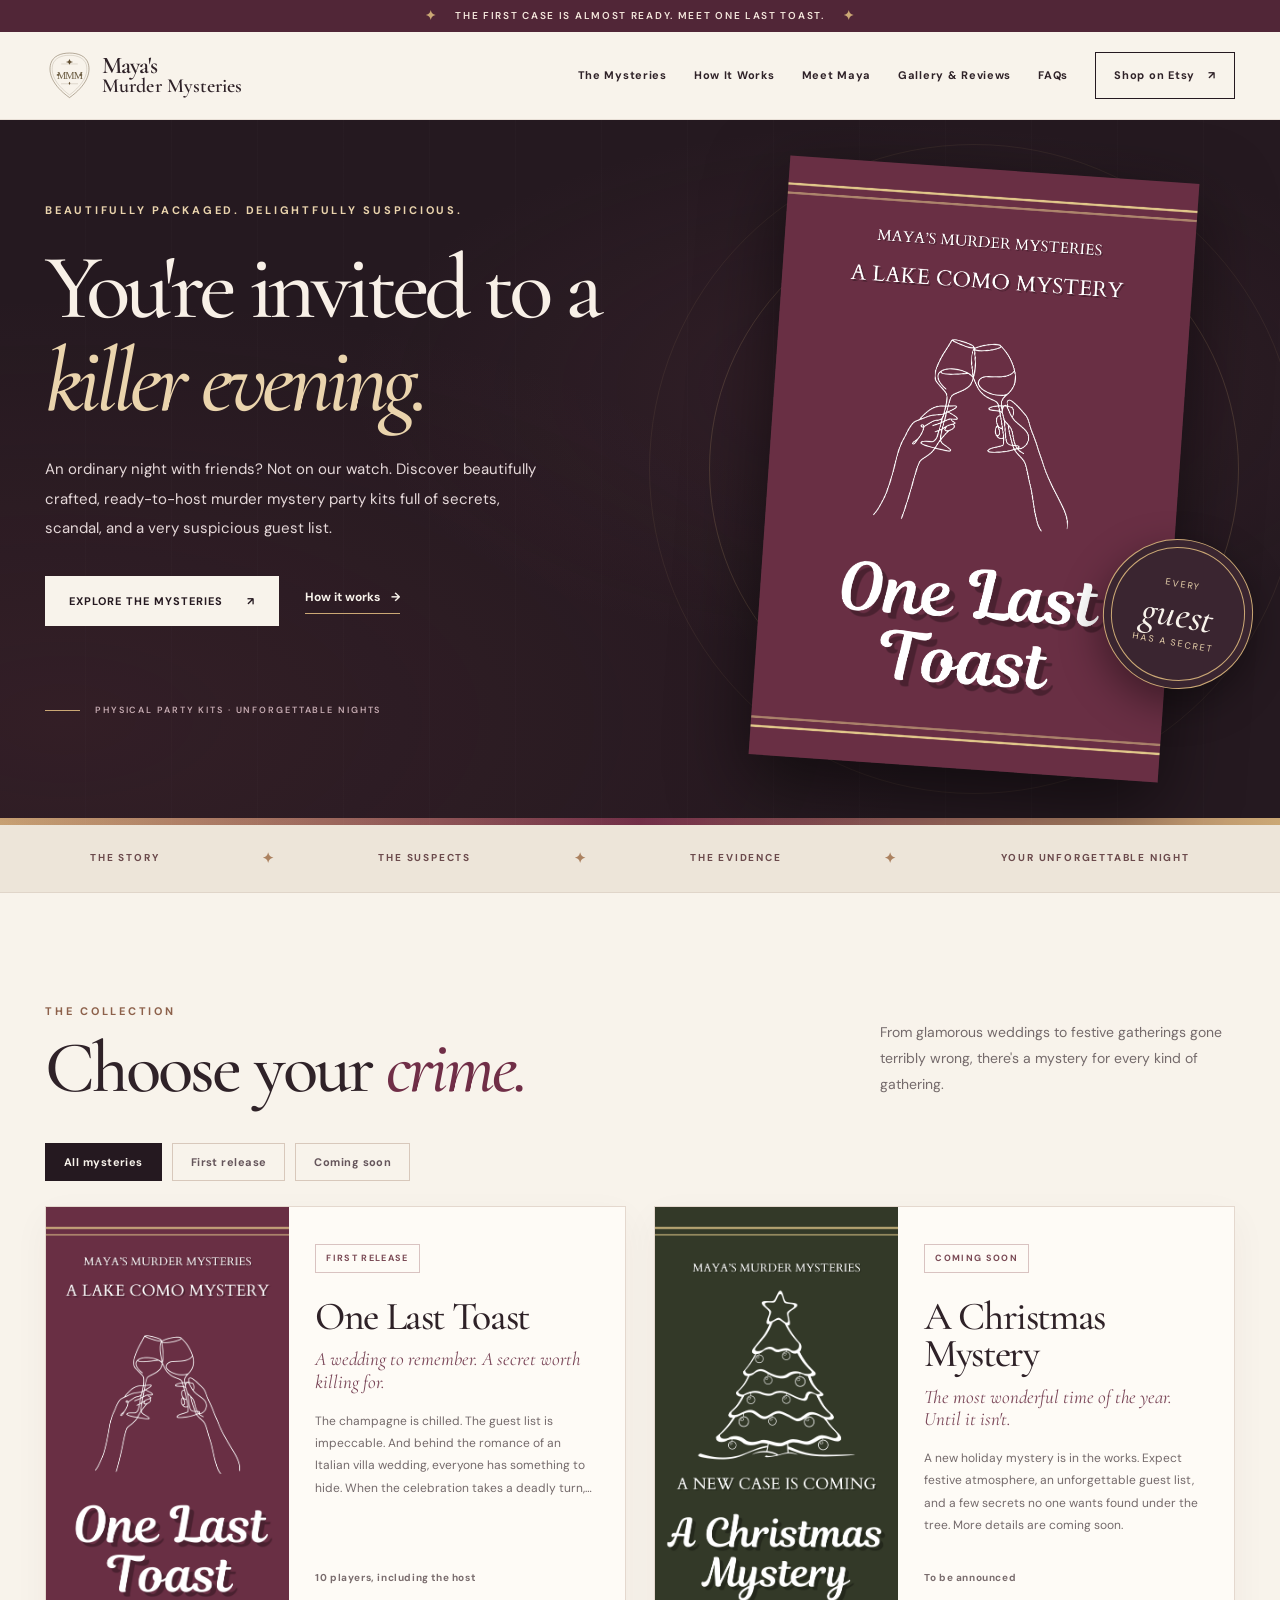
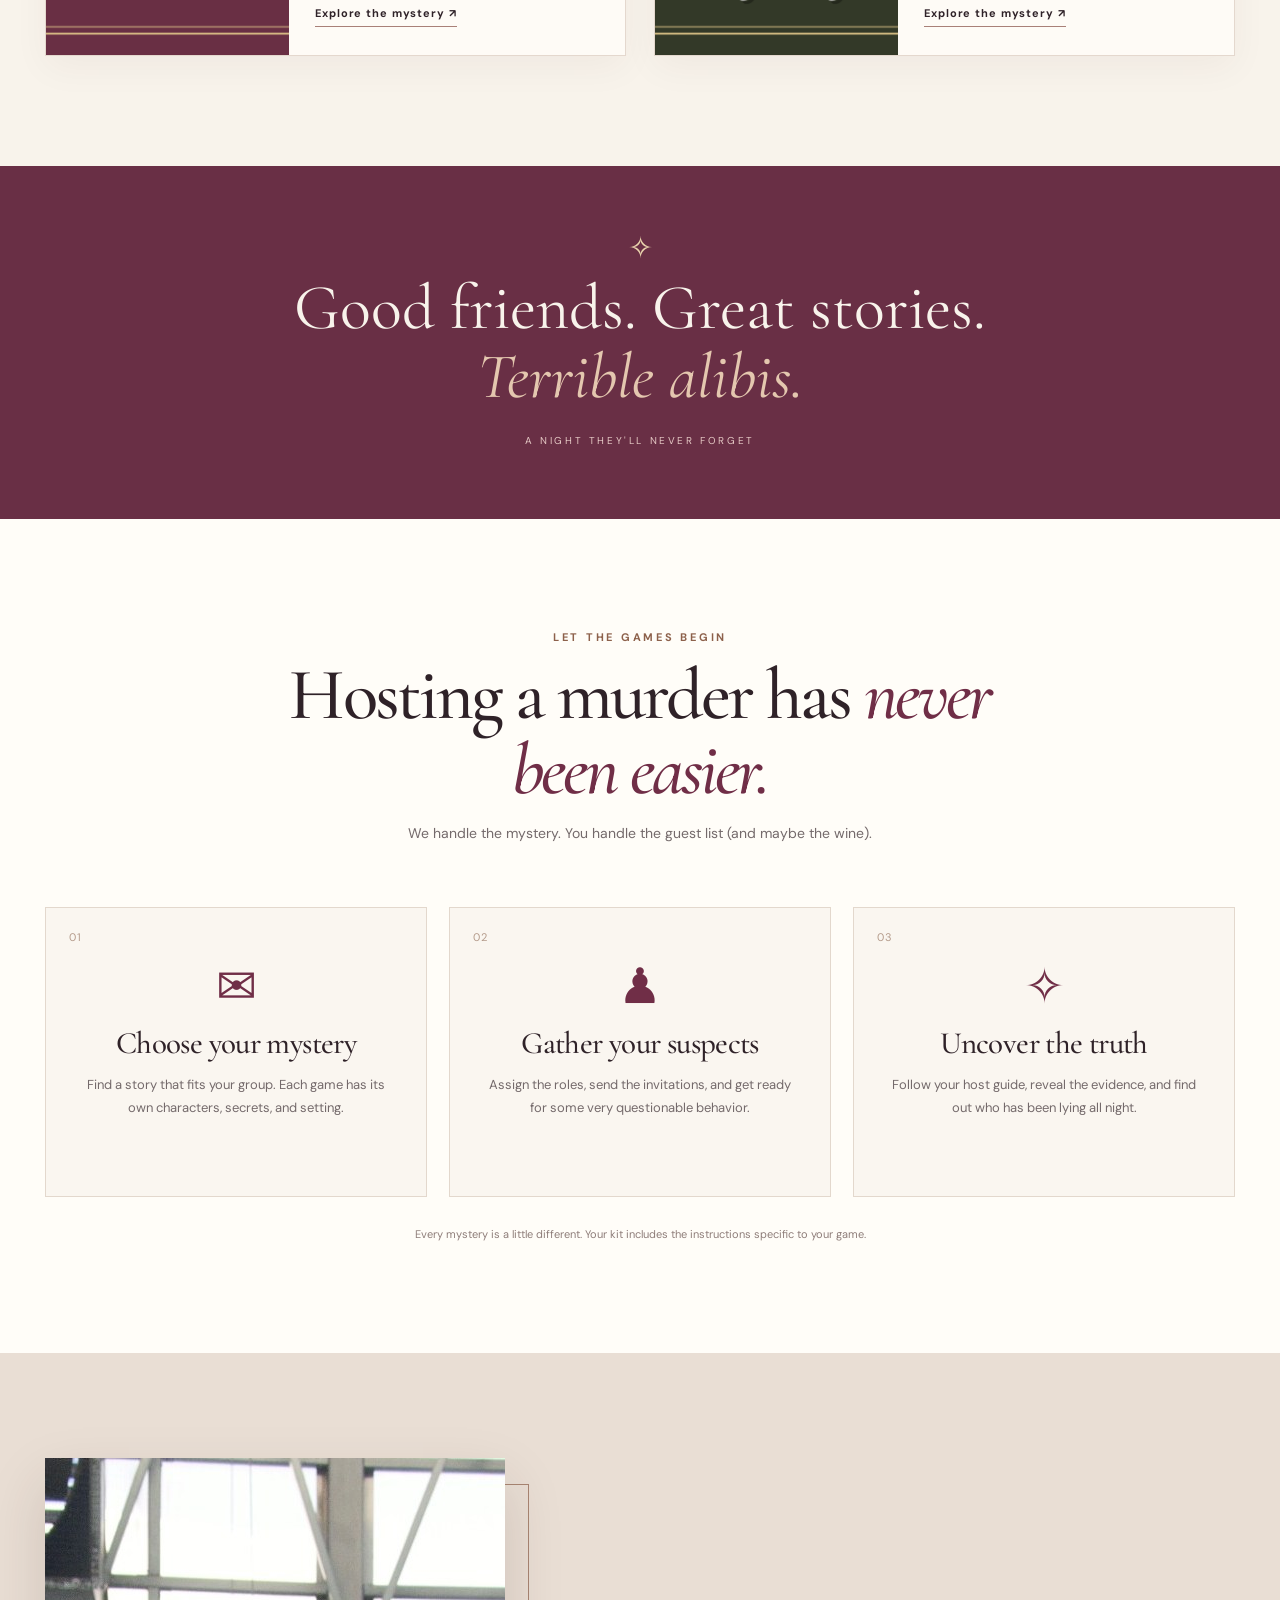
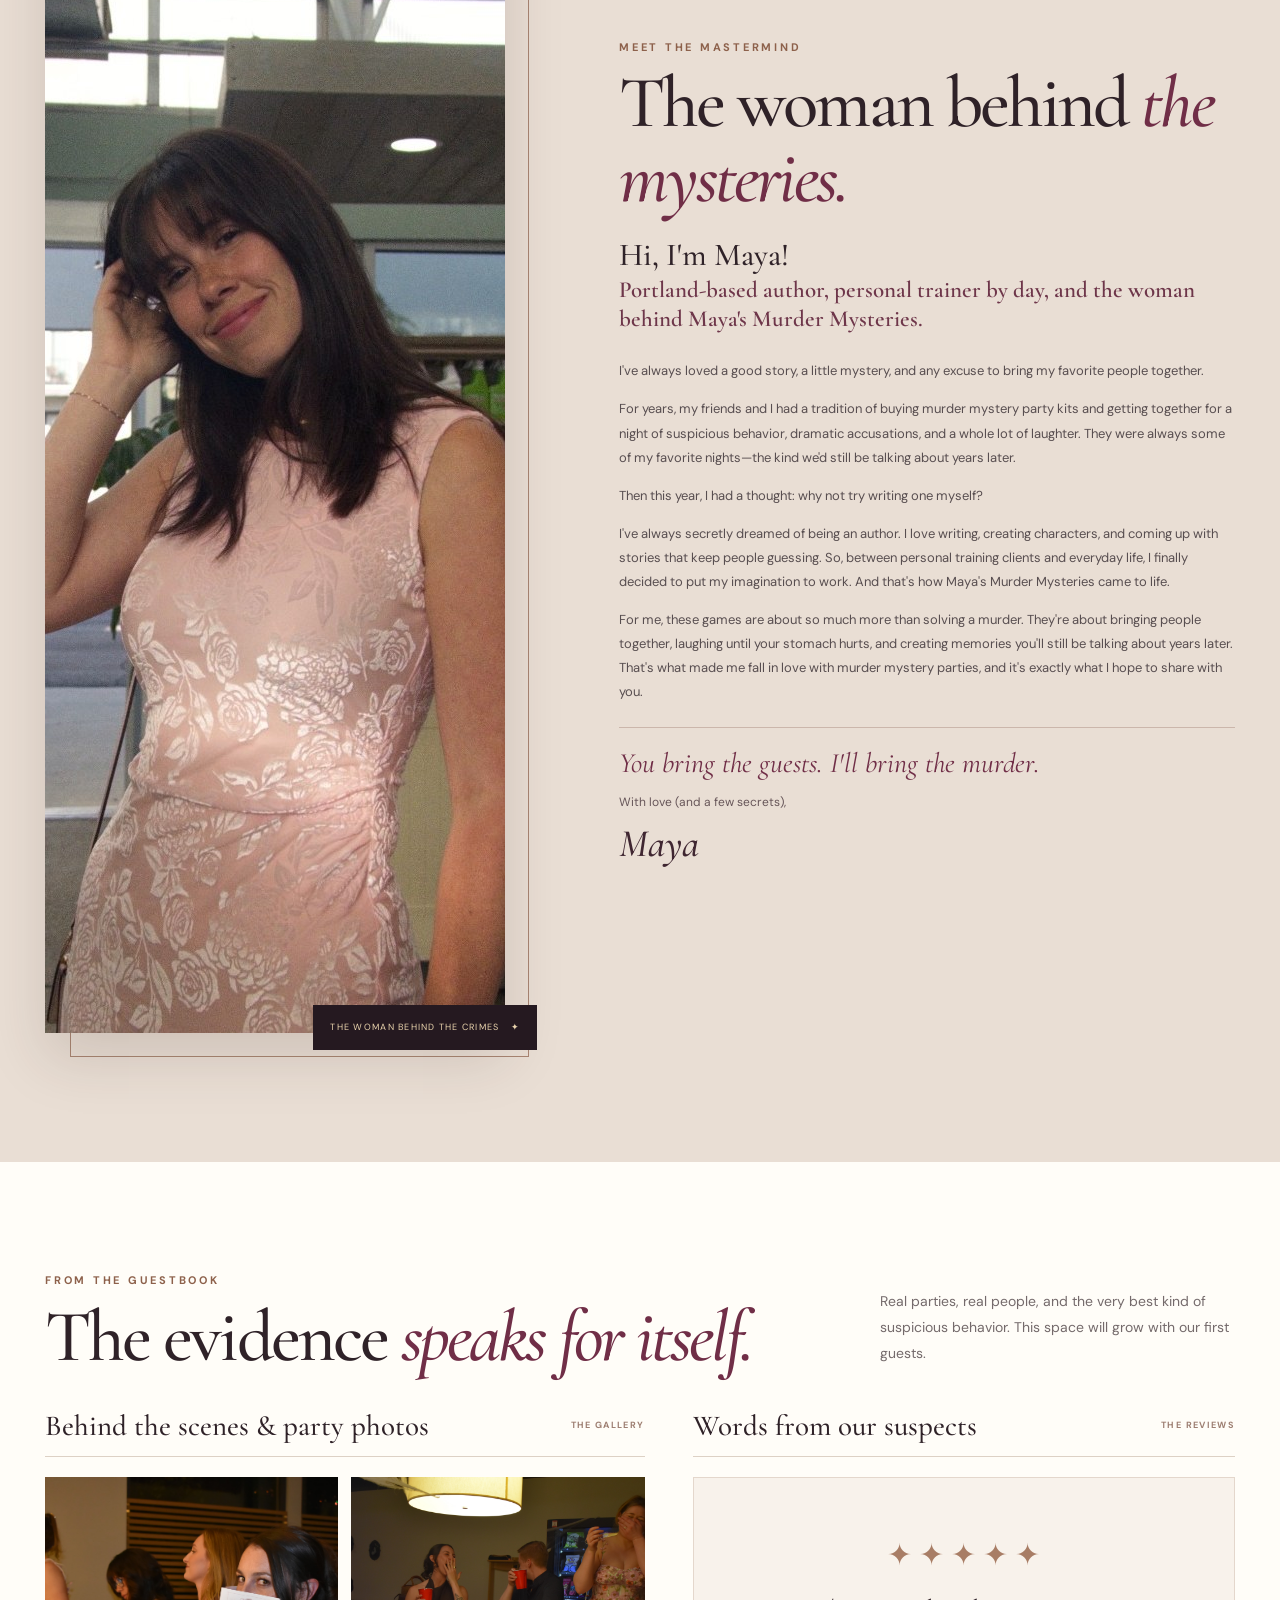
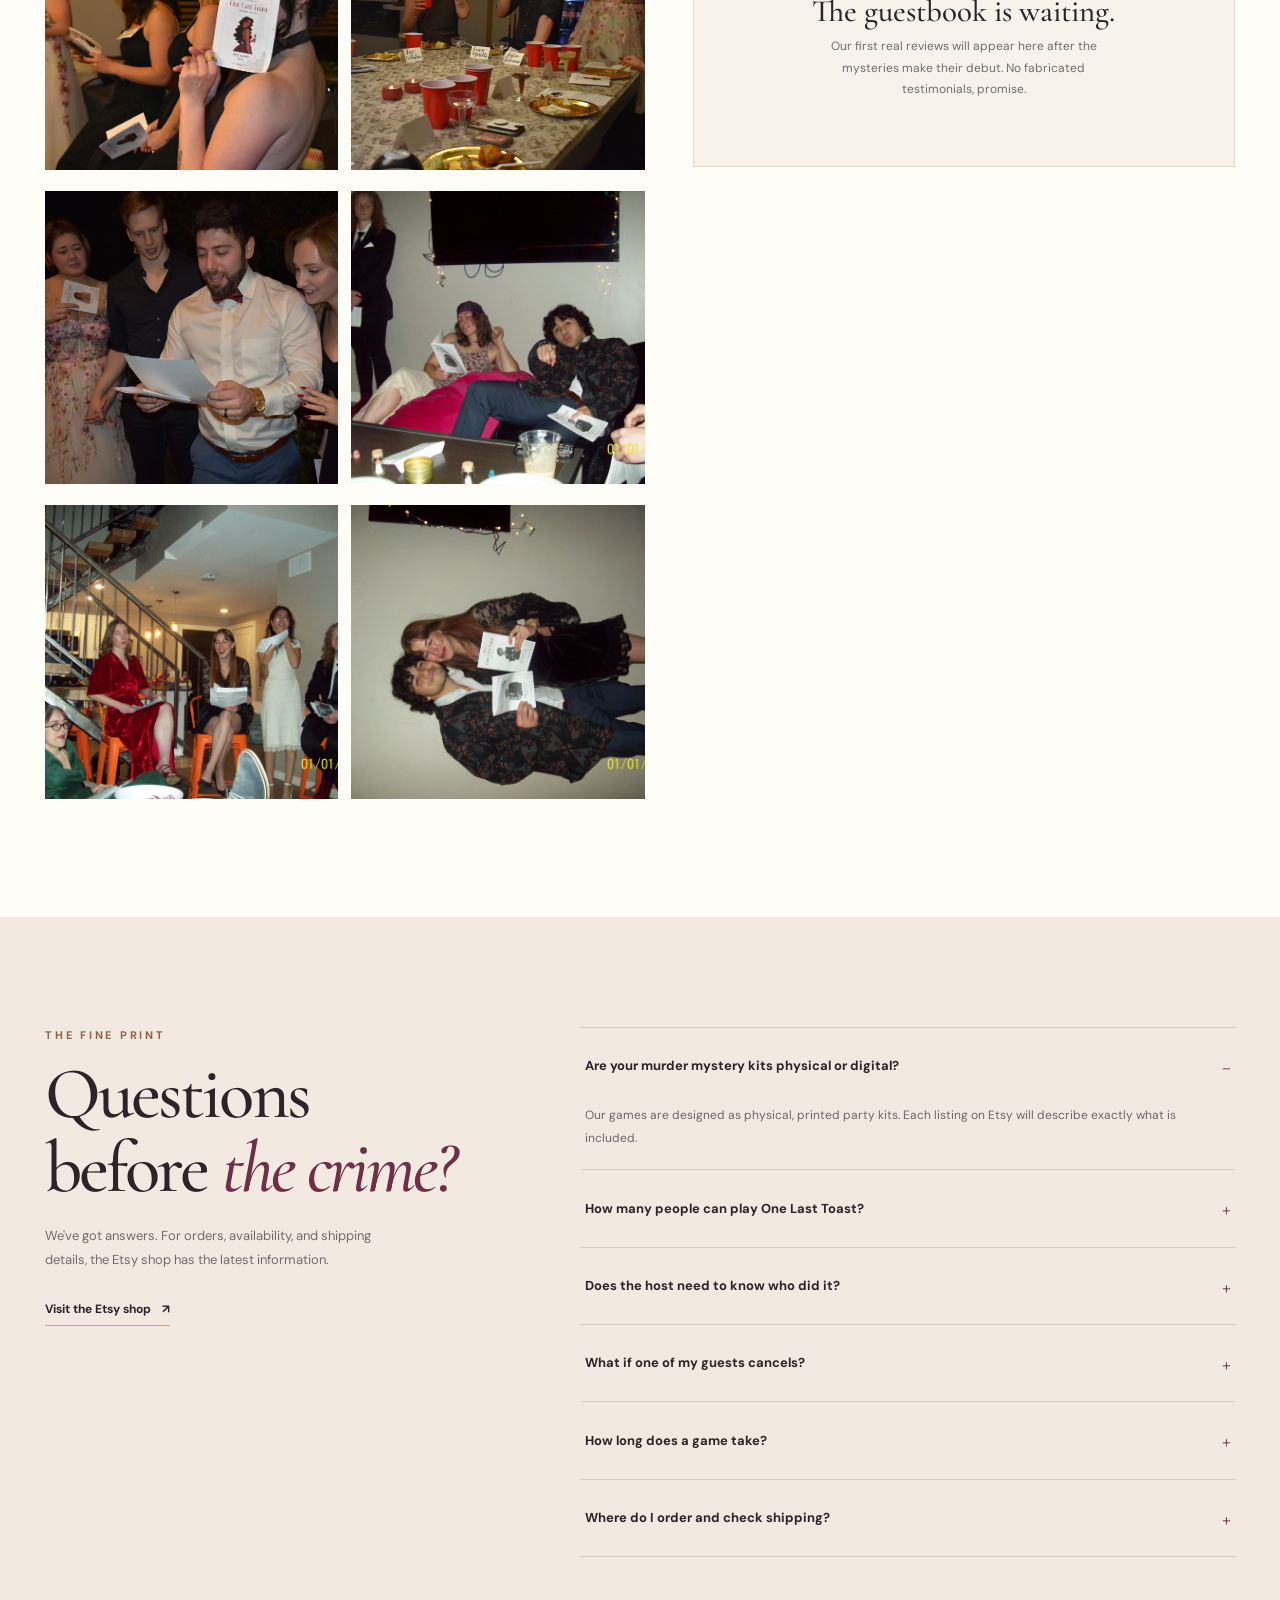
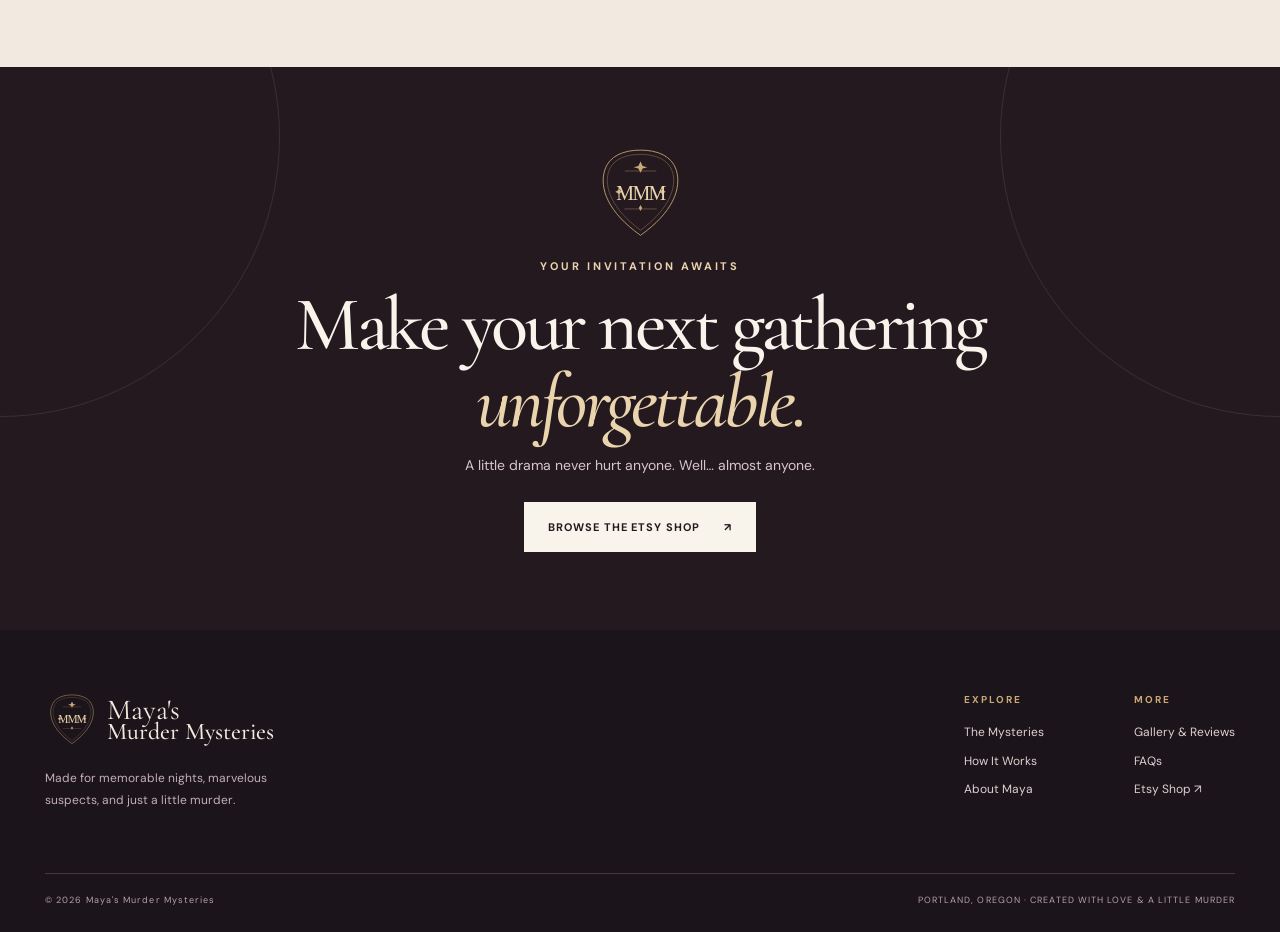
<file: index.html>
<!doctype html>
<html lang="en">
<head>
  <meta charset="utf-8">
  <meta name="viewport" content="width=device-width, initial-scale=1">
  <meta name="theme-color" content="#251920">
  <meta name="description" content="Maya's Murder Mysteries creates beautifully packaged, ready-to-host physical murder mystery party kits. Shop the mysteries on Etsy.">
  <title>Maya's Murder Mysteries | A Killer Night In</title>
  <link rel="icon" href="assets/favicon.svg" type="image/svg+xml">
  <link rel="preconnect" href="https://fonts.googleapis.com">
  <link rel="preconnect" href="https://fonts.gstatic.com" crossorigin>
  <link href="https://fonts.googleapis.com/css2?family=Cormorant+Garamond:ital,wght@0,400;0,500;0,600;0,700;1,400;1,500;1,600&family=DM+Sans:wght@400;500;600;700&display=swap" rel="stylesheet">
  <link rel="stylesheet" href="styles.css">
  <script src="app.js" defer></script>
</head>
<body>
<a class="skip-link" href="#main">Skip to content</a>
<div class="announcement"><span class="tiny-star" aria-hidden="true">✦</span><span id="announcement-text">The first case is almost ready. Meet One Last Toast.</span><span class="tiny-star" aria-hidden="true">✦</span></div>
<header class="site-header" id="top">
  <div class="header-inner container">
    <a class="brand" href="index.html" aria-label="Maya's Murder Mysteries home"><img src="assets/mmm-crest.svg" alt="" width="47" height="49"><span class="brand-wordmark">Maya's <strong>Murder Mysteries</strong></span></a>
    <button class="menu-toggle" type="button" aria-expanded="false" aria-controls="site-nav" aria-label="Open navigation"><span></span><span></span><span></span></button>
    <nav id="site-nav" class="site-nav" aria-label="Main navigation">
      <a href="#mysteries">The Mysteries</a><a href="#how-it-works">How It Works</a><a href="#about">Meet Maya</a><a href="#gallery">Gallery & Reviews</a><a href="#faq">FAQs</a>
      <a class="nav-shop" href="https://www.etsy.com/shop/MayasMurderMysteries" target="_blank" rel="noopener noreferrer" data-etsy-shop>Shop on Etsy <span aria-hidden="true">↗</span></a>
    </nav>
  </div>
</header>
<main id="main">
  <section class="hero">
    <div class="hero-texture" aria-hidden="true"></div>
    <div class="container hero-grid">
      <div class="hero-copy">
        <div class="eyebrow light" id="hero-eyebrow">BEAUTIFULLY PACKAGED. DELIGHTFULLY SUSPICIOUS.</div>
        <h1 id="hero-title">You're invited to a <em>killer evening.</em></h1>
        <p id="hero-description">An ordinary night with friends? Not on our watch. Discover beautifully crafted, ready-to-host murder mystery party kits full of secrets, scandal, and a very suspicious guest list.</p>
        <div class="hero-actions"><a class="btn btn-cream" href="#mysteries">Explore the mysteries <span aria-hidden="true">↗</span></a><a class="text-link text-link-light" href="#how-it-works">How it works <span aria-hidden="true">→</span></a></div>
        <div class="hero-footnote"><span class="gold-line"></span><span>PHYSICAL PARTY KITS · UNFORGETTABLE NIGHTS</span></div>
      </div>
      <div class="hero-visual">
        <div class="hero-orbit orbit-one" aria-hidden="true"></div><div class="hero-orbit orbit-two" aria-hidden="true"></div>
        <div class="hero-art-frame"><img id="hero-main-image" src="assets/one-last-toast-art.svg" alt="One Last Toast mystery cover" width="480" height="600"></div>
        <div class="hero-seal"><span>EVERY</span><strong>guest</strong><span>HAS A SECRET</span></div>
        
      </div>
    </div>
    <div class="hero-bottom-border" aria-hidden="true"></div>
  </section>

  <section class="intro-ribbon" aria-label="Our promise"><div class="container intro-ribbon-inner"><span>THE STORY</span><span class="ribbon-dot">✦</span><span>THE SUSPECTS</span><span class="ribbon-dot">✦</span><span>THE EVIDENCE</span><span class="ribbon-dot">✦</span><span>YOUR UNFORGETTABLE NIGHT</span></div></section>

  <section class="section section-mysteries" id="mysteries">
    <div class="container">
      <div class="section-heading section-heading-split"><div><span class="eyebrow">THE COLLECTION</span><h2>Choose your <em>crime.</em></h2></div><p>From glamorous weddings to festive gatherings gone terribly wrong, there's a mystery for every kind of gathering.</p></div>
      <div class="filter-row" role="group" aria-label="Filter mysteries"><button class="filter-btn active" data-filter="all" aria-pressed="true">All mysteries</button><button class="filter-btn" data-filter="first-release" aria-pressed="false">First release</button><button class="filter-btn" data-filter="coming-soon" aria-pressed="false">Coming soon</button></div>
      <div class="mystery-grid" id="mystery-grid"><div class="loading-note">Opening the case files…</div></div>
    </div>
  </section>

  <section class="quote-break" aria-label="Our motto"><div class="container"><div class="quote-ornament" aria-hidden="true">✧</div><p>Good friends. Great stories.<br><em>Terrible alibis.</em></p><span>A NIGHT THEY'LL NEVER FORGET</span></div></section>

  <section class="section section-how" id="how-it-works"><div class="container"><div class="section-heading centered"><span class="eyebrow">LET THE GAMES BEGIN</span><h2>Hosting a murder has <em>never been easier.</em></h2><p>We handle the mystery. You handle the guest list (and maybe the wine).</p></div>
    <div class="steps-grid"><article class="step-card"><div class="step-number">01</div><div class="step-icon" aria-hidden="true">✉</div><h3>Choose your mystery</h3><p>Find a story that fits your group. Each game has its own characters, secrets, and setting.</p></article><article class="step-card"><div class="step-number">02</div><div class="step-icon" aria-hidden="true">♟</div><h3>Gather your suspects</h3><p>Assign the roles, send the invitations, and get ready for some very questionable behavior.</p></article><article class="step-card"><div class="step-number">03</div><div class="step-icon" aria-hidden="true">✧</div><h3>Uncover the truth</h3><p>Follow your host guide, reveal the evidence, and find out who has been lying all night.</p></article></div>
    <div class="how-footnote">Every mystery is a little different. Your kit includes the instructions specific to your game.</div>
  </div></section>

  <section class="about-section" id="about"><div class="container about-grid"><div class="about-photo-wrap"><div class="photo-border"></div><img id="about-photo" src="assets/maya-portrait.jpg" alt="Maya smiling in a pink floral dress" width="940" height="1175" loading="lazy"><div class="about-photo-note">THE WOMAN BEHIND THE CRIMES <span aria-hidden="true">✦</span></div></div><div class="about-copy"><span class="eyebrow">MEET THE MASTERMIND</span><h2 id="about-heading">The woman behind <em>the mysteries.</em></h2><h3>Hi, I'm Maya!</h3><p class="about-intro" id="about-intro">Portland-based author, personal trainer by day, and the woman behind Maya's Murder Mysteries.</p><div id="about-paragraphs" class="about-paragraphs"></div><div class="about-signoff"><p id="about-signoff">You bring the guests. I'll bring the murder.</p><span>With love (and a few secrets),</span><strong>Maya</strong></div></div></div></section>

  <section class="section section-social" id="gallery"><div class="container"><div class="section-heading section-heading-split"><div><span class="eyebrow">FROM THE GUESTBOOK</span><h2>The evidence <em>speaks for itself.</em></h2></div><p>Real parties, real people, and the very best kind of suspicious behavior. This space will grow with our first guests.</p></div><div class="social-grid"><div class="gallery-column"><div class="mini-heading"><h3>Behind the scenes & party photos</h3><span>THE GALLERY</span></div><div id="gallery-grid" class="gallery-grid"></div></div><div class="reviews-column"><div class="mini-heading"><h3>Words from our suspects</h3><span>THE REVIEWS</span></div><div id="reviews-grid" class="reviews-grid"></div></div></div></div></section>

  <section class="section faq-section" id="faq"><div class="container faq-layout"><div class="faq-intro"><span class="eyebrow">THE FINE PRINT</span><h2>Questions before <em>the crime?</em></h2><p>We've got answers. For orders, availability, and shipping details, the Etsy shop has the latest information.</p><a class="text-link" data-etsy-shop href="https://www.etsy.com/shop/MayasMurderMysteries" target="_blank" rel="noopener noreferrer">Visit the Etsy shop <span aria-hidden="true">↗</span></a></div><div id="faq-list" class="faq-list"></div></div></section>

  <section class="closing-cta"><div class="container closing-inner"><img src="assets/mmm-crest.svg" alt="" width="95" height="98" loading="lazy"><span class="eyebrow light">YOUR INVITATION AWAITS</span><h2>Make your next gathering <em>unforgettable.</em></h2><p>A little drama never hurt anyone. Well… almost anyone.</p><a class="btn btn-cream" href="https://www.etsy.com/shop/MayasMurderMysteries" data-etsy-shop target="_blank" rel="noopener noreferrer">Browse the Etsy shop <span aria-hidden="true">↗</span></a></div></section>
</main>
<footer class="site-footer"><div class="container footer-main"><div class="footer-brand"><a href="index.html" class="footer-logo"><img src="assets/mmm-crest.svg" alt="" width="54" height="56"><span>Maya's <strong>Murder Mysteries</strong></span></a><p id="footer-note">Made for memorable nights, marvelous suspects, and just a little murder.</p></div><div class="footer-links"><div><span>EXPLORE</span><a href="#mysteries">The Mysteries</a><a href="#how-it-works">How It Works</a><a href="#about">About Maya</a></div><div><span>MORE</span><a href="#gallery">Gallery & Reviews</a><a href="#faq">FAQs</a><a href="https://www.etsy.com/shop/MayasMurderMysteries" data-etsy-shop target="_blank" rel="noopener noreferrer">Etsy Shop ↗</a></div></div></div><div class="container footer-bottom"><span>© <span id="copyright-year"></span> Maya's Murder Mysteries</span><span>PORTLAND, OREGON · CREATED WITH LOVE & A LITTLE MURDER</span></div></footer>
</body>
</html>
</file>
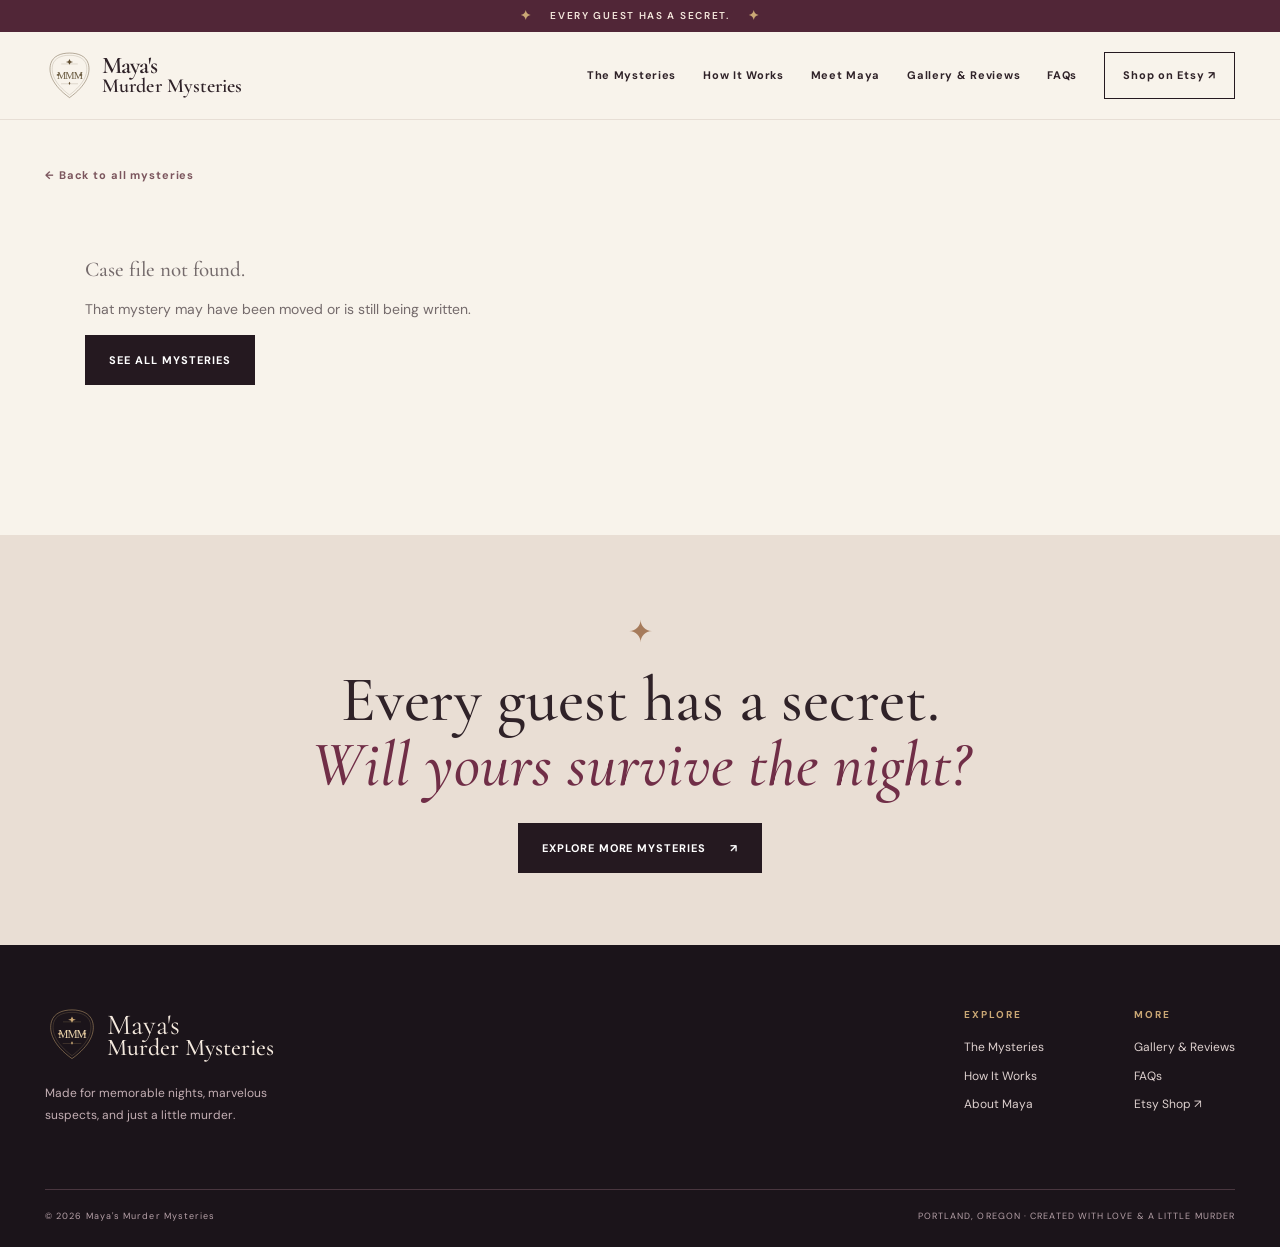
<file: mystery.html>
<!doctype html>
<html lang="en"><head><meta charset="utf-8"><meta name="viewport" content="width=device-width, initial-scale=1"><meta name="theme-color" content="#251920"><meta name="description" content="Explore a physical murder mystery party kit from Maya's Murder Mysteries."><title>The Mystery | Maya's Murder Mysteries</title><link rel="icon" href="assets/favicon.svg" type="image/svg+xml"><link rel="preconnect" href="https://fonts.googleapis.com"><link rel="preconnect" href="https://fonts.gstatic.com" crossorigin><link href="https://fonts.googleapis.com/css2?family=Cormorant+Garamond:ital,wght@0,400;0,500;0,600;0,700;1,400;1,500;1,600&family=DM+Sans:wght@400;500;600;700&display=swap" rel="stylesheet"><link rel="stylesheet" href="styles.css"><script src="app.js" defer></script></head>
<body class="detail-page"><a class="skip-link" href="#main">Skip to content</a><div class="announcement"><span class="tiny-star">✦</span><span>Every guest has a secret.</span><span class="tiny-star">✦</span></div><header class="site-header"><div class="header-inner container"><a class="brand" href="index.html" aria-label="Maya's Murder Mysteries home"><img src="assets/mmm-crest.svg" alt="" width="47" height="49"><span class="brand-wordmark">Maya's <strong>Murder Mysteries</strong></span></a><button class="menu-toggle" type="button" aria-expanded="false" aria-controls="site-nav" aria-label="Open navigation"><span></span><span></span><span></span></button><nav id="site-nav" class="site-nav" aria-label="Main navigation"><a href="index.html#mysteries">The Mysteries</a><a href="index.html#how-it-works">How It Works</a><a href="index.html#about">Meet Maya</a><a href="index.html#gallery">Gallery & Reviews</a><a href="index.html#faq">FAQs</a><a class="nav-shop" href="https://www.etsy.com/shop/MayasMurderMysteries" data-etsy-shop target="_blank" rel="noopener noreferrer">Shop on Etsy ↗</a></nav></div></header>
<main id="main"><section class="detail-hero"><div class="container"><a class="back-link" href="index.html#mysteries">← Back to all mysteries</a><div id="mystery-detail" class="detail-grid"><div class="loading-note">Opening this case file…</div></div></div></section><section class="detail-lower"><div class="container detail-lower-inner"><div class="detail-ornament">✦</div><h2>Every guest has a secret.<br><em>Will yours survive the night?</em></h2><a href="index.html#mysteries" class="btn btn-dark">Explore more mysteries <span aria-hidden="true">↗</span></a></div></section></main>
<footer class="site-footer"><div class="container footer-main"><div class="footer-brand"><a href="index.html" class="footer-logo"><img src="assets/mmm-crest.svg" alt="" width="54" height="56"><span>Maya's <strong>Murder Mysteries</strong></span></a><p>Made for memorable nights, marvelous suspects, and just a little murder.</p></div><div class="footer-links"><div><span>EXPLORE</span><a href="index.html#mysteries">The Mysteries</a><a href="index.html#how-it-works">How It Works</a><a href="index.html#about">About Maya</a></div><div><span>MORE</span><a href="index.html#gallery">Gallery & Reviews</a><a href="index.html#faq">FAQs</a><a href="https://www.etsy.com/shop/MayasMurderMysteries" data-etsy-shop target="_blank" rel="noopener noreferrer">Etsy Shop ↗</a></div></div></div><div class="container footer-bottom"><span>© <span id="copyright-year"></span> Maya's Murder Mysteries</span><span>PORTLAND, OREGON · CREATED WITH LOVE & A LITTLE MURDER</span></div></footer></body></html>
</file>
<file: styles.css>
:root{--plum:#251920;--plum-2:#37242e;--burgundy:#702e47;--burgundy-2:#8a3d58;--gold:#cba875;--gold-light:#ead4ad;--ivory:#f8f3eb;--paper:#fffdf8;--cream:#eee6dc;--rose:#e6cdd2;--ink:#2f2228;--muted:#746a6b;--line:#ddd1c5;--serif:'Cormorant Garamond',Georgia,serif;--sans:'DM Sans',Arial,sans-serif;--max:1190px}
*,*::before,*::after{box-sizing:border-box}html{scroll-behavior:smooth;scroll-padding-top:100px}body{margin:0;background:var(--ivory);color:var(--ink);font-family:var(--sans);font-size:15px;line-height:1.65;-webkit-font-smoothing:antialiased}img{max-width:100%;display:block}a{color:inherit;text-decoration:none}button{font:inherit}button,a{ -webkit-tap-highlight-color:transparent}button:focus-visible,a:focus-visible,summary:focus-visible{outline:3px solid var(--gold);outline-offset:4px}.container{width:min(calc(100% - 76px),var(--max));margin-inline:auto}.skip-link{position:absolute;z-index:200;left:10px;top:-80px;background:var(--paper);padding:10px 15px}.skip-link:focus{top:10px}.announcement{height:32px;display:flex;justify-content:center;align-items:center;gap:18px;background:#512637;color:#f4e7dc;text-align:center;font-size:10px;font-weight:600;letter-spacing:.17em;text-transform:uppercase;padding:0 12px}.tiny-star{color:var(--gold);font-size:13px}.site-header{position:relative;z-index:50;background:var(--ivory);border-bottom:1px solid #e7ded5}.header-inner{height:87px;display:flex;justify-content:space-between;align-items:center;gap:30px}.brand{display:flex;align-items:center;gap:8px;min-width:255px}.brand img{width:49px;height:52px;filter:brightness(.42) sepia(.3) saturate(1.4)}.brand-wordmark{font-family:var(--serif);font-size:24px;font-weight:600;line-height:.93;letter-spacing:-.035em}.brand-wordmark strong{display:block;font-size:20px;font-weight:600;letter-spacing:.005em}.site-nav{display:flex;align-items:center;gap:27px}.site-nav>a:not(.nav-shop){font-size:11px;font-weight:700;letter-spacing:.065em;white-space:nowrap;transition:color .2s}.site-nav>a:hover{color:var(--burgundy)}.nav-shop{display:inline-flex;gap:13px;align-items:center;justify-content:center;padding:13px 18px;border:1px solid var(--plum);font-size:11px;font-weight:700;letter-spacing:.07em;white-space:nowrap;transition:background .2s,color .2s}.nav-shop:hover{background:var(--plum);color:white}.menu-toggle{display:none;border:0;background:none;padding:9px;cursor:pointer}.menu-toggle span{display:block;width:23px;height:2px;background:var(--plum);margin:5px 0}.hero{position:relative;overflow:hidden;background:var(--plum);color:#f8f0e7}.hero-texture{position:absolute;inset:0;pointer-events:none;background:radial-gradient(ellipse at 70% 38%,#793f5228,transparent 43%),radial-gradient(ellipse at 5% 85%,#9a46551e,transparent 50%),repeating-linear-gradient(90deg,transparent 0 85px,#ffffff03 85px 86px)}.hero-grid{position:relative;display:grid;grid-template-columns:1.08fr .92fr;min-height:640px;align-items:center;gap:54px}.hero-copy{padding:82px 0 100px;position:relative;z-index:3}.eyebrow{display:block;font-size:11px;font-weight:700;letter-spacing:.25em;color:#8d614b;line-height:1.5}.eyebrow.light{color:var(--gold-light)}h1,h2,h3,p{margin-top:0}h1,h2,h3{font-family:var(--serif);font-weight:500;line-height:1.02}h1{font-size:clamp(65px,7.2vw,112px);letter-spacing:-.055em;margin:22px 0 27px;max-width:720px}h1 em,h2 em{font-weight:500;color:var(--gold-light)}.hero-copy p{max-width:500px;color:#e5d8d9;font-size:15px;line-height:1.95}.hero-actions{display:flex;gap:26px;align-items:center;margin-top:33px;flex-wrap:wrap}.btn{display:inline-flex;align-items:center;justify-content:center;gap:24px;padding:15px 23px;font-size:11px;font-weight:700;letter-spacing:.09em;text-transform:uppercase;min-height:49px;transition:transform .2s,background .2s,color .2s;border:1px solid transparent;white-space:nowrap}.btn:hover{transform:translateY(-2px)}.btn-cream{background:var(--ivory);color:var(--plum)}.btn-cream:hover{background:#ead9c2}.btn-dark{background:var(--plum);color:white}.btn-dark:hover{background:var(--burgundy)}.text-link{display:inline-flex;align-items:center;gap:11px;font-size:12px;font-weight:700;border-bottom:1px solid var(--gold);padding-bottom:5px}.text-link-light{color:var(--ivory)}.text-link:hover{color:var(--burgundy-2)}.text-link-light:hover{color:var(--gold-light)}.hero-footnote{display:flex;align-items:center;gap:15px;color:#c5aab1;font-size:9px;font-weight:600;letter-spacing:.21em;margin-top:77px}.gold-line{width:35px;height:1px;background:var(--gold)}.hero-visual{height:610px;display:flex;align-items:center;justify-content:center;position:relative}.hero-art-frame{position:relative;width:min(79%,410px);box-shadow:0 25px 75px #0008;transform:rotate(4deg);z-index:2;transition:transform .4s}.hero-art-frame:hover{transform:rotate(1deg) translateY(-5px)}.hero-art-frame img{width:100%;aspect-ratio:4/5;object-fit:cover}.hero-orbit{position:absolute;border:1px solid #cba87533;border-radius:50%;width:530px;height:530px;left:50%;top:50%;transform:translate(-50%,-50%)}.orbit-two{width:650px;height:650px;border-color:#cba87516}.hero-seal{position:absolute;right:-18px;bottom:85px;width:150px;height:150px;z-index:4;border:1px solid var(--gold);outline:1px solid var(--gold);outline-offset:-9px;border-radius:50%;background:#3a2530;display:flex;align-items:center;justify-content:center;flex-direction:column;transform:rotate(10deg);box-shadow:0 15px 40px #0006}.hero-seal span{font-size:9px;letter-spacing:.22em;color:var(--gold-light)}.hero-seal strong{font-family:var(--serif);font-size:40px;font-style:italic;font-weight:500;color:var(--ivory);line-height:1.1}.hero-caption{position:absolute;bottom:14px;left:16px;font-size:10px;letter-spacing:.22em;color:#c8b3b4}.hero-caption span{color:var(--gold)}.hero-bottom-border{height:7px;background:linear-gradient(90deg,var(--gold),var(--burgundy),var(--gold))}.intro-ribbon{background:#ede5d9;border-bottom:1px solid #e0d5c9}.intro-ribbon-inner{display:flex;align-items:center;justify-content:space-around;gap:12px;min-height:67px;font-size:10px;font-weight:700;letter-spacing:.18em;color:#6b4a4c}.ribbon-dot{color:#ac8260;font-size:14px}.section{padding:110px 0}.section-heading{margin-bottom:37px}.section-heading-split{display:flex;align-items:end;justify-content:space-between;gap:60px}.section-heading h2,.faq-intro h2,.about-copy h2{font-size:clamp(52px,5.7vw,80px);letter-spacing:-.04em;margin:11px 0 0}.section-heading h2 em,.faq-intro h2 em,.about-copy h2 em{color:var(--burgundy)}.section-heading-split>p{max-width:355px;margin:0 0 7px;color:var(--muted);font-size:14px;line-height:1.85}.filter-row{display:flex;gap:10px;flex-wrap:wrap;margin:38px 0 25px}.filter-btn{border:1px solid #d8c8bb;background:transparent;color:#65555b;padding:9px 18px;cursor:pointer;font-size:11px;font-weight:700;letter-spacing:.04em;transition:background .2s,color .2s}.filter-btn:hover,.filter-btn.active{background:var(--plum);color:var(--ivory);border-color:var(--plum)}.mystery-grid{display:grid;grid-template-columns:repeat(2,minmax(0,1fr));gap:28px}.mystery-card{display:grid;grid-template-columns:42% 58%;min-height:390px;background:#fefbf6;border:1px solid #e4d8ce;box-shadow:0 12px 35px #3b22200b;overflow:hidden;transition:transform .25s,box-shadow .25s}.mystery-card:hover{transform:translateY(-4px);box-shadow:0 17px 42px #3b222018}.mystery-card-art{overflow:hidden;background:var(--plum);position:relative}.mystery-card-art img{height:100%;width:100%;object-fit:cover;transition:transform .45s}.mystery-card:hover .mystery-card-art img{transform:scale(1.04)}.mystery-card-content{padding:37px 26px 28px;display:flex;flex-direction:column}.card-badge{display:inline-block;align-self:start;font-size:9px;font-weight:700;letter-spacing:.15em;color:#7a4a55;border:1px solid #d9c3c1;padding:6px 10px;margin-bottom:25px}.mystery-card h3{font-size:clamp(36px,3.1vw,50px);line-height:.94;letter-spacing:-.035em;margin-bottom:13px}.mystery-card-subtitle{font-family:var(--serif);font-size:19px;line-height:1.2;font-style:italic;color:#7a4658;margin-bottom:16px}.mystery-card-desc{color:var(--muted);font-size:12px;line-height:1.85;display:-webkit-box;-webkit-line-clamp:4;-webkit-box-orient:vertical;overflow:hidden}.mystery-meta{font-size:10px;letter-spacing:.06em;color:#796c6d;font-weight:700;margin-top:auto;padding-top:22px}.mystery-card-link{font-size:11px;letter-spacing:.08em;font-weight:700;border-bottom:1px solid #a98078;align-self:start;margin-top:17px;padding-bottom:4px}.loading-note,.empty-message{padding:40px;color:var(--muted);font-size:14px}.quote-break{background:#692f45;color:var(--ivory);padding:67px 0;text-align:center}.quote-break .quote-ornament{color:var(--gold-light);font-size:30px;line-height:1}.quote-break p{font-family:var(--serif);font-size:clamp(40px,5vw,66px);line-height:1.08;margin:10px 0 16px}.quote-break p em{color:#e4c7af}.quote-break span{font-size:10px;letter-spacing:.26em;color:#e5c9c5}.section-how{background:var(--paper)}.centered{text-align:center}.centered h2{max-width:800px;margin:13px auto 15px}.centered p{color:var(--muted);font-size:14px}.steps-grid{display:grid;grid-template-columns:repeat(3,1fr);gap:22px;margin-top:62px}.step-card{position:relative;padding:40px 32px 38px;border:1px solid #e3d8cd;background:#faf6f0;min-height:290px;text-align:center}.step-number{position:absolute;top:20px;left:23px;color:#b49b8b;font-size:11px;letter-spacing:.1em}.step-icon{font-family:var(--serif);font-size:49px;color:var(--burgundy);height:72px}.step-card h3{font-size:31px;letter-spacing:-.02em;margin:8px 0 13px}.step-card p{font-size:13px;color:var(--muted);line-height:1.8;margin:0}.how-footnote{text-align:center;margin-top:28px;color:#8e7d79;font-size:11px}.about-section{padding:105px 0;background:#e9ded4}.about-grid{display:grid;grid-template-columns:.88fr 1.12fr;gap:90px;align-items:center}.about-photo-wrap{position:relative;padding:0 24px 24px 0}.about-photo-wrap>img{width:100%;aspect-ratio:4/5;object-fit:cover;object-position:center 40%;position:relative;z-index:2;box-shadow:0 25px 55px #3d292227}.photo-border{position:absolute;inset:26px 0 0 25px;border:1px solid #a88572;z-index:1}.about-photo-note{position:absolute;z-index:3;bottom:7px;right:-8px;background:var(--plum);color:var(--gold-light);padding:15px 17px;font-size:9px;letter-spacing:.14em}.about-photo-note span{margin-left:8px}.about-copy{padding:10px 0}.about-copy h2{margin-bottom:24px}.about-copy h3{font-size:32px;margin-bottom:4px}.about-intro{font-family:var(--serif);font-size:23px;line-height:1.28;font-weight:600;color:#6e364a;margin-bottom:25px}.about-paragraphs p{font-size:13px;color:#584e50;line-height:1.85;margin:0 0 14px}.about-signoff{border-top:1px solid #cbb6ab;padding-top:19px;margin-top:23px}.about-signoff p{font-family:var(--serif);font-style:italic;font-size:28px;line-height:1.2;color:var(--burgundy);margin:0 0 12px}.about-signoff span{display:block;font-size:12px;color:#675659}.about-signoff strong{font-family:var(--serif);font-size:39px;font-weight:500;font-style:italic;color:#3f2631}.section-social{background:var(--paper)}.social-grid{display:grid;grid-template-columns:1.05fr .95fr;gap:48px}.mini-heading{display:flex;justify-content:space-between;align-items:center;gap:10px;border-bottom:1px solid var(--line);padding-bottom:15px;margin-bottom:20px}.mini-heading h3{font-size:29px;margin:0}.mini-heading span{font-size:9px;letter-spacing:.15em;color:#9d7e71;font-weight:700}.gallery-grid{display:grid;grid-template-columns:repeat(2,1fr);gap:13px}.gallery-image{aspect-ratio:1;object-fit:cover;width:100%}.gallery-item figcaption{font-size:11px;color:var(--muted);margin-top:8px}.gallery-item{margin:0}.gallery-empty{grid-column:1/-1;min-height:290px;display:flex;flex-direction:column;align-items:center;justify-content:center;background:linear-gradient(145deg,#e9dcd4,#f7efe7);border:1px solid #e4d7cc;text-align:center;padding:25px}.gallery-empty .empty-mark{font-family:var(--serif);font-size:65px;color:#aa7d70;line-height:1}.gallery-empty h4,.review-empty h4{font-family:var(--serif);font-weight:500;font-size:31px;line-height:1.1;margin:14px 0 8px}.gallery-empty p,.review-empty p{font-size:12px;max-width:300px;color:var(--muted);line-height:1.8}.review-empty{background:#f8f2eb;min-height:290px;border:1px solid #e4d7cc;display:flex;align-items:center;justify-content:center;flex-direction:column;padding:28px;text-align:center}.review-empty .empty-mark{font-size:30px;color:#a87d65}.review-card{background:#faf5ef;border:1px solid #e3d8cd;padding:25px;margin-bottom:12px}.review-card .review-stars{color:#ad7b52;letter-spacing:.15em}.review-card blockquote{font-family:var(--serif);font-size:25px;line-height:1.25;margin:13px 0 16px}.review-card cite{font-size:11px;color:#6b5c5d;font-style:normal}.faq-section{background:#f2eae0}.faq-layout{display:grid;grid-template-columns:.8fr 1.2fr;gap:100px}.faq-intro h2{margin:14px 0 18px}.faq-intro p{color:var(--muted);max-width:330px;font-size:13px;line-height:1.85;margin-bottom:24px}.faq-list{border-top:1px solid #d7c8ba}.faq-list details{border-bottom:1px solid #d7c8ba;padding:0 0}.faq-list summary{list-style:none;display:flex;justify-content:space-between;align-items:center;gap:16px;padding:20px 4px;cursor:pointer;font-size:13px;font-weight:700}.faq-list summary::-webkit-details-marker{display:none}.faq-list summary::after{content:'+';font-size:22px;font-family:var(--serif);color:var(--burgundy);font-weight:500}.faq-list details[open] summary::after{content:'−'}.faq-list details p{font-size:12px;color:#716365;line-height:1.9;padding:0 30px 20px 4px;margin:0}.closing-cta{background:var(--plum);color:var(--ivory);padding:78px 0;text-align:center;position:relative;overflow:hidden}.closing-cta::before,.closing-cta::after{content:'';position:absolute;border:1px solid #cba87525;border-radius:50%;width:560px;height:560px;top:-210px;left:-280px}.closing-cta::after{left:auto;right:-280px}.closing-inner{display:flex;align-items:center;flex-direction:column;position:relative;z-index:1}.closing-inner img{margin-bottom:15px}.closing-inner h2{font-size:clamp(50px,6vw,82px);line-height:1;max-width:850px;letter-spacing:-.045em;margin:13px 0}.closing-inner h2 em{color:var(--gold-light)}.closing-inner p{font-size:14px;color:#d8c6c8;margin-bottom:25px}.site-footer{background:#1b141a;color:#f3e8dd}.footer-main{display:flex;justify-content:space-between;gap:50px;padding:62px 0}.footer-logo{display:flex;align-items:center;gap:8px;font-family:var(--serif);font-size:29px;line-height:.85}.footer-logo strong{display:block;font-size:24px;font-weight:500}.footer-brand p{max-width:275px;color:#c4afb4;font-size:12px;line-height:1.8;margin:20px 0 0}.footer-links{display:flex;gap:90px}.footer-links>div{display:flex;flex-direction:column;gap:9px}.footer-links span{color:var(--gold);font-size:10px;letter-spacing:.2em;font-weight:700;margin-bottom:5px}.footer-links a{font-size:12px;color:#ddd0ce}.footer-links a:hover{color:var(--gold-light)}.footer-bottom{border-top:1px solid #49363f;display:flex;justify-content:space-between;gap:15px;padding:19px 0 24px;font-size:9px;letter-spacing:.12em;color:#b6a1a8}.detail-hero{padding:42px 0 110px;background:var(--ivory)}.back-link{display:inline-block;font-size:11px;font-weight:700;letter-spacing:.08em;margin-bottom:35px;color:#7b555d}.back-link:hover{color:var(--burgundy)}.detail-grid{display:grid;grid-template-columns:.9fr 1.1fr;gap:85px;align-items:start}.detail-image-wrap{background:var(--plum);padding:24px;box-shadow:0 15px 35px #4e34351b}.detail-image-wrap img{width:100%;aspect-ratio:4/5;object-fit:cover}.detail-copy{padding:25px 0}.detail-copy h1{font-size:clamp(60px,7vw,98px);line-height:.93;color:var(--plum);margin:18px 0}.detail-subtitle{font-family:var(--serif);font-style:italic;font-size:29px;color:var(--burgundy);line-height:1.2}.detail-description{font-size:14px;line-height:2;color:#6b5c5f;max-width:590px}.detail-facts{display:grid;grid-template-columns:repeat(2,1fr);gap:20px 25px;border-top:1px solid var(--line);border-bottom:1px solid var(--line);padding:23px 0;margin:27px 0}.detail-facts dt{font-size:9px;letter-spacing:.18em;color:#9b7c72;font-weight:700}.detail-facts dd{font-size:13px;font-weight:600;margin:6px 0 0}.detail-included{margin:35px 0}.detail-included h2{font-size:38px;margin-bottom:14px}.detail-included ul{padding-left:21px;color:#5e5154;font-size:13px;line-height:2}.detail-notice{border-left:2px solid var(--gold);padding-left:15px;font-size:11px;line-height:1.8;color:#807477;margin:22px 0}.detail-actions{display:flex;align-items:center;gap:17px;flex-wrap:wrap}.detail-lower{background:#e9ded4;text-align:center;padding:72px 0}.detail-ornament{color:#a67b5b;font-size:30px}.detail-lower h2{font-size:clamp(42px,5vw,65px);margin:10px 0 26px}.detail-lower h2 em{color:var(--burgundy)}.hidden{display:none!important}
@media(max-width:1120px){.site-nav{gap:15px}.site-nav>a:not(.nav-shop){font-size:10px}.brand{min-width:230px}.brand-wordmark{font-size:21px}.brand-wordmark strong{font-size:18px}.hero-grid{gap:20px}.hero-seal{right:0}.mystery-card{grid-template-columns:41% 59%}.mystery-card-content{padding:27px 21px}.mystery-card h3{font-size:40px}.about-grid{gap:55px}.faq-layout{gap:60px}}
@media(max-width:880px){.container{width:min(calc(100% - 40px),var(--max))}.header-inner{height:75px}.menu-toggle{display:block}.site-nav{display:none;position:absolute;top:100%;left:0;right:0;background:var(--ivory);box-shadow:0 12px 24px #25192024;padding:25px 25px 30px;flex-direction:column;align-items:stretch;gap:0}.site-nav.open{display:flex}.site-nav>a{padding:11px 0}.site-nav>a:not(.nav-shop){font-size:12px}.site-nav .nav-shop{margin-top:14px}.hero-grid{grid-template-columns:1fr 0.85fr;min-height:530px}.hero-copy{padding:80px 0}.hero-copy h1{font-size:clamp(57px,8vw,85px)}.hero-visual{height:500px}.hero-orbit{width:420px;height:420px}.orbit-two{width:520px;height:520px}.hero-seal{width:110px;height:110px;bottom:72px;right:-4px}.hero-seal strong{font-size:29px}.hero-seal span{font-size:7px}.hero-caption{font-size:8px}.mystery-grid{grid-template-columns:1fr}.mystery-card{min-height:330px;grid-template-columns:36% 64%}.mystery-card h3{font-size:49px}.about-grid{grid-template-columns:1fr 1fr;gap:38px}.about-copy h2{font-size:58px}.about-photo-wrap{align-self:start;margin-top:60px}.social-grid{gap:20px}.faq-layout{grid-template-columns:1fr 1.2fr;gap:35px}.detail-grid{gap:35px}}
@media(max-width:650px){.announcement{font-size:8px;letter-spacing:.09em;height:33px;gap:9px}.container{width:calc(100% - 34px)}.brand img{width:41px;height:43px}.brand-wordmark{font-size:21px}.brand-wordmark strong{font-size:17px}.hero-grid{display:flex;flex-direction:column;gap:0}.hero-copy{padding:75px 0 15px;text-align:center}.hero-copy h1{font-size:clamp(64px,15vw,85px);margin:17px 0 20px}.hero-copy p{font-size:13px;line-height:1.9;margin-inline:auto}.hero-actions{justify-content:center;gap:20px;margin-top:27px}.hero-footnote{justify-content:center;margin-top:33px;font-size:8px}.hero-visual{width:100%;height:450px;margin:0 0 20px}.hero-art-frame{width:65%;max-width:290px}.hero-seal{right:5%;bottom:46px}.hero-caption{left:8%;bottom:0}.hero-orbit{width:380px;height:380px}.orbit-two{width:450px;height:450px}.intro-ribbon-inner{min-height:55px;gap:8px;flex-wrap:wrap;padding:12px 0;font-size:8px;letter-spacing:.1em}.intro-ribbon-inner .ribbon-dot:nth-of-type(4),.intro-ribbon-inner span:last-child{display:none}.section{padding:75px 0}.section-heading-split{display:block}.section-heading h2,.faq-intro h2,.about-copy h2{font-size:clamp(50px,12vw,65px)}.section-heading-split>p{font-size:12px;line-height:1.8;margin-top:18px}.filter-row{margin:27px 0 18px}.filter-btn{padding:9px 12px;font-size:10px}.mystery-grid{gap:20px}.mystery-card{display:grid;grid-template-columns:42% 58%;min-height:280px}.mystery-card-content{padding:20px 15px}.mystery-card h3{font-size:clamp(31px,8vw,45px)}.card-badge{font-size:8px;padding:4px 7px;margin-bottom:16px}.mystery-card-subtitle{font-size:17px}.mystery-card-desc{font-size:11px;-webkit-line-clamp:3}.mystery-meta{font-size:9px;padding-top:10px}.mystery-card-link{font-size:10px;margin-top:10px}.quote-break{padding:53px 0}.quote-break p{font-size:43px}.steps-grid{grid-template-columns:1fr;gap:15px;margin-top:35px}.step-card{min-height:auto;padding:32px 35px 31px}.step-icon{height:62px}.step-card h3{font-size:30px}.about-section{padding:72px 0}.about-grid{display:flex;flex-direction:column;gap:35px}.about-photo-wrap{margin:0;max-width:400px;width:92%;align-self:center}.about-copy{padding:0}.about-copy h2{margin-bottom:20px}.about-intro{font-size:22px}.social-grid{grid-template-columns:1fr;gap:40px}.mini-heading h3{font-size:27px}.faq-layout{grid-template-columns:1fr;gap:25px}.faq-intro h2{margin-bottom:12px}.closing-cta{padding:67px 0}.closing-inner h2{font-size:56px}.footer-main{flex-direction:column;padding:50px 0 35px;gap:35px}.footer-links{gap:70px}.footer-bottom{flex-direction:column;gap:7px;font-size:8px}.detail-hero{padding:27px 0 70px}.detail-grid{grid-template-columns:1fr;gap:18px}.detail-image-wrap{max-width:480px;margin-inline:auto;padding:14px}.detail-copy{padding:18px 0}.detail-copy h1{font-size:68px}.detail-subtitle{font-size:26px}.detail-lower h2{font-size:44px}}
@media(max-width:370px){.mystery-card{grid-template-columns:1fr}.mystery-card-art{height:290px}.mystery-card-content{padding:24px}.hero-copy h1{font-size:58px}.hero-seal{right:0}.brand-wordmark{font-size:19px}.brand-wordmark strong{font-size:15px}}
@media(prefers-reduced-motion:reduce){html{scroll-behavior:auto}*,*::before,*::after{transition:none!important;animation:none!important}}
/* Keep the tilted cover below the introductory copy on narrow screens. */
@media(max-width:650px){.hero-visual{margin-top:95px;margin-bottom:30px}.hero-art-frame{width:62%}.hero-copy h1{font-size:clamp(56px,14vw,75px)}}


/* Editable product-photo gallery: main image, thumbnails and lightbox. */
.product-gallery{min-width:0}
.product-gallery-main{display:block;position:relative;width:100%;padding:0;margin:0;border:0;background:var(--plum);cursor:zoom-in;overflow:hidden}
.product-gallery-main-image{display:block;width:100%;aspect-ratio:4/5;object-fit:contain;background:var(--plum)}
.product-gallery-zoom{position:absolute;bottom:14px;right:14px;padding:7px 11px;background:#251920d9;color:var(--ivory);font-size:9px;font-weight:700;letter-spacing:.11em}
.product-gallery-main:focus-visible,.product-gallery-thumb:focus-visible,.product-gallery-lightbox button:focus-visible{outline:3px solid var(--gold);outline-offset:3px}
.product-gallery-thumbs{display:flex;gap:10px;margin-top:14px;overflow-x:auto;padding:3px 3px 12px;scrollbar-color:var(--gold) transparent}
.product-gallery-thumb{flex:0 0 80px;width:80px;height:100px;padding:4px;border:2px solid transparent;background:#eadfd4;cursor:pointer;transition:border-color .2s,transform .2s}
.product-gallery-thumb:hover{transform:translateY(-2px)}
.product-gallery-thumb.is-active{border-color:var(--burgundy)}
.product-gallery-thumb img{display:block;width:100%;height:100%;object-fit:cover}
.product-gallery-caption{margin:8px 2px 0;font-size:12px;line-height:1.6;color:var(--muted);font-style:italic}
.product-gallery-caption:empty,.product-gallery-lightbox-caption:empty{display:none}
.product-gallery-lightbox{position:fixed;inset:0;max-width:min(96vw,980px);max-height:94vh;margin:auto;padding:45px 24px 22px;border:1px solid var(--gold);background:var(--plum);color:var(--ivory);box-shadow:0 25px 80px #0009;text-align:center}
.product-gallery-lightbox::backdrop{background:#100c12e8}
.product-gallery-lightbox-image{display:block;width:auto;max-width:100%;max-height:70vh;object-fit:contain;margin:0 auto}
.product-gallery-lightbox-caption{margin:13px auto 0;color:var(--gold-light);font-size:13px}
.product-gallery-close{position:absolute;right:11px;top:8px;border:0;background:transparent;color:var(--ivory);font-size:34px;line-height:1;cursor:pointer;padding:5px 12px}
.product-gallery-lightbox-nav{display:flex;justify-content:center;align-items:center;gap:20px;margin-top:16px}
.product-gallery-lightbox-nav button{border:1px solid #cba87570;background:transparent;color:var(--ivory);font-size:11px;padding:8px 12px;cursor:pointer}
.product-gallery-counter{color:var(--gold-light);font-size:11px;white-space:nowrap}
@media(max-width:650px){.product-gallery-thumb{flex-basis:67px;width:67px;height:85px}.product-gallery-lightbox{padding:48px 12px 18px}.product-gallery-lightbox-image{max-height:64vh}.product-gallery-lightbox-nav{gap:9px}}
</file>
